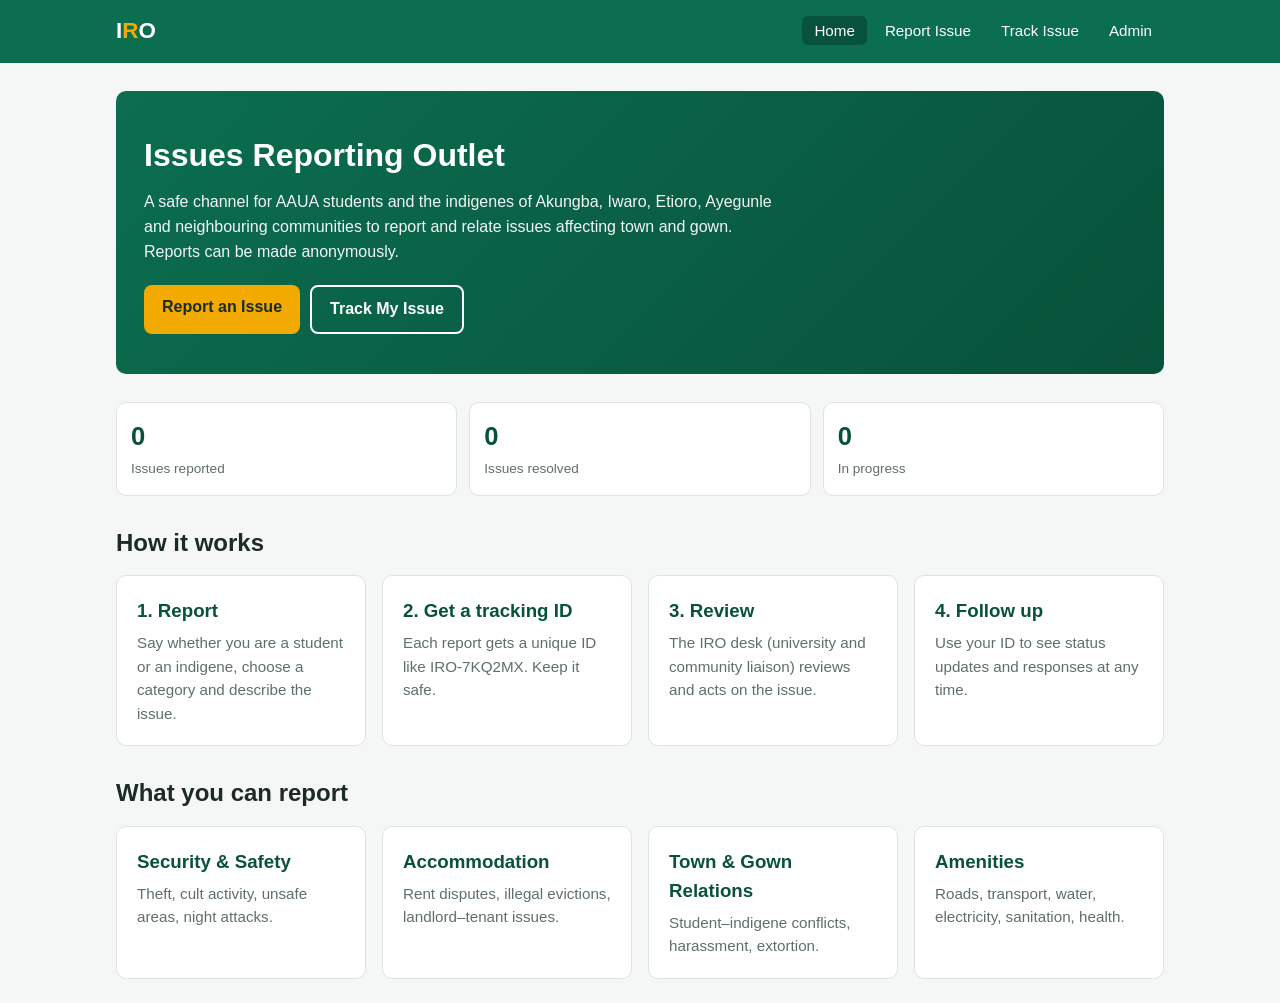
<file: index.html>
<!DOCTYPE html>
<html lang="en"><head><meta charset="UTF-8"><meta http-equiv="refresh" content="0; url=app/index.html"><title>IRO – Issues Reporting Outlet</title></head>
<body><a href="app/index.html">Open IRO</a></body></html>
</file>
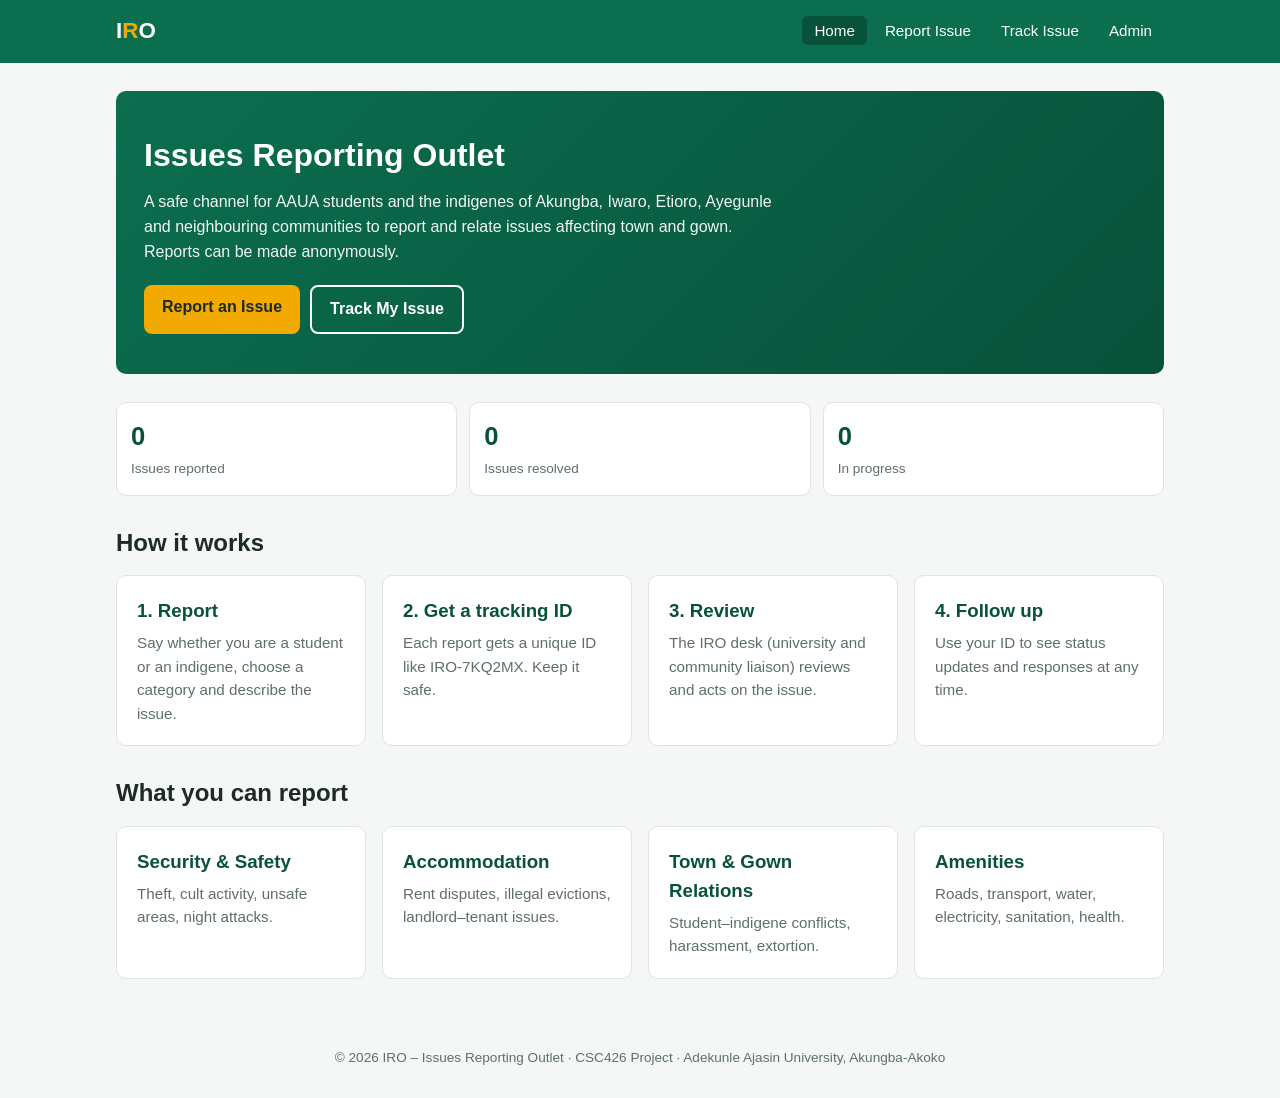
<file: app/index.html>
<!DOCTYPE html>
<html lang="en">
<head>
  <meta charset="UTF-8">
  <meta name="viewport" content="width=device-width, initial-scale=1.0">
  <title>IRO – Issues Reporting Outlet</title>
  <link rel="stylesheet" href="assets/style.css">
</head>
<body>
  <header>
    <nav class="nav">
      <a class="brand" href="index.html">I<span>R</span>O</a>
      <ul>
        <li><a href="index.html" class="active">Home</a></li>
        <li><a href="report.html">Report Issue</a></li>
        <li><a href="track.html">Track Issue</a></li>
        <li><a href="admin.html">Admin</a></li>
      </ul>
    </nav>
  </header>

  <main>
    <section class="hero">
      <h1>Issues Reporting Outlet</h1>
      <p>A safe channel for AAUA students and the indigenes of Akungba, Iwaro, Etioro, Ayegunle
        and neighbouring communities to report and relate issues affecting town and gown.
        Reports can be made anonymously.</p>
      <div class="actions">
        <a class="btn btn-primary" href="report.html">Report an Issue</a>
        <a class="btn btn-outline" href="track.html">Track My Issue</a>
      </div>
    </section>

    <div class="stats" id="homeStats"></div>

    <h2 class="section">How it works</h2>
    <div class="grid">
      <div class="card"><h3>1. Report</h3><p>Say whether you are a student or an indigene, choose a category and describe the issue.</p></div>
      <div class="card"><h3>2. Get a tracking ID</h3><p>Each report gets a unique ID like IRO-7KQ2MX. Keep it safe.</p></div>
      <div class="card"><h3>3. Review</h3><p>The IRO desk (university and community liaison) reviews and acts on the issue.</p></div>
      <div class="card"><h3>4. Follow up</h3><p>Use your ID to see status updates and responses at any time.</p></div>
    </div>

    <h2 class="section">What you can report</h2>
    <div class="grid">
      <div class="card"><h3>Security &amp; Safety</h3><p>Theft, cult activity, unsafe areas, night attacks.</p></div>
      <div class="card"><h3>Accommodation</h3><p>Rent disputes, illegal evictions, landlord–tenant issues.</p></div>
      <div class="card"><h3>Town &amp; Gown Relations</h3><p>Student–indigene conflicts, harassment, extortion.</p></div>
      <div class="card"><h3>Amenities</h3><p>Roads, transport, water, electricity, sanitation, health.</p></div>
    </div>
  </main>

  <footer>&copy; 2026 IRO – Issues Reporting Outlet · CSC426 Project · Adekunle Ajasin University, Akungba-Akoko</footer>
  <script src="assets/app.js"></script>
</body>
</html>
</file>
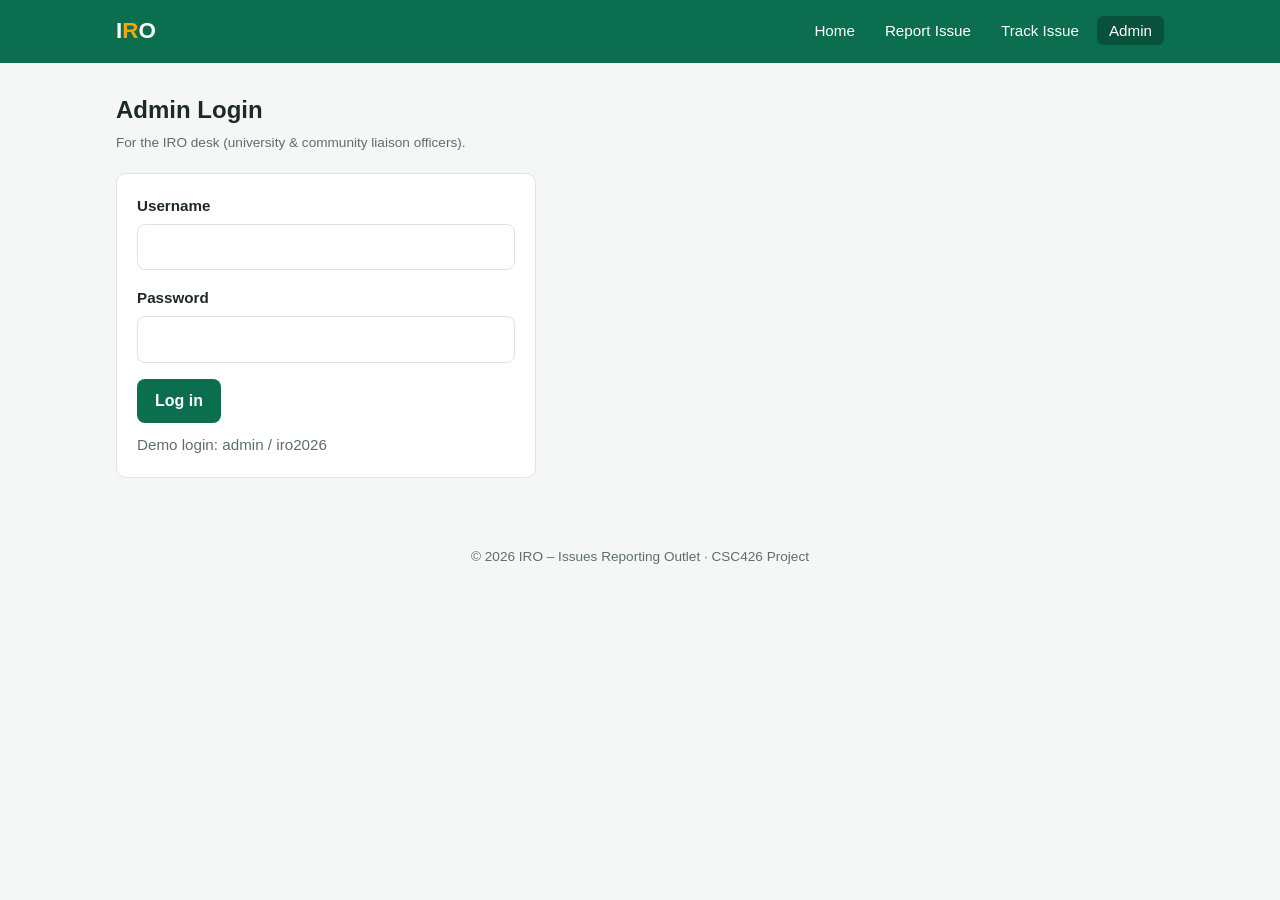
<file: app/admin.html>
<!DOCTYPE html>
<html lang="en">
<head>
  <meta charset="UTF-8">
  <meta name="viewport" content="width=device-width, initial-scale=1.0">
  <title>Admin Dashboard – IRO</title>
  <link rel="stylesheet" href="assets/style.css">
</head>
<body>
  <header>
    <nav class="nav">
      <a class="brand" href="index.html">I<span>R</span>O</a>
      <ul>
        <li><a href="index.html">Home</a></li>
        <li><a href="report.html">Report Issue</a></li>
        <li><a href="track.html">Track Issue</a></li>
        <li><a href="admin.html" class="active">Admin</a></li>
      </ul>
    </nav>
  </header>

  <main>
    <!-- Login -->
    <section id="loginSection">
      <h1>Admin Login</h1>
      <p class="hint" style="margin-bottom:20px">For the IRO desk (university &amp; community liaison officers).</p>
      <div id="loginMessage" class="hidden"></div>
      <form id="loginForm" class="card" style="max-width:420px">
        <div class="field">
          <label for="username">Username</label>
          <input id="username" type="text" required>
        </div>
        <div class="field">
          <label for="password">Password</label>
          <input id="password" type="password" required>
        </div>
        <button type="submit" class="btn btn-green">Log in</button>
        <p class="hint" style="margin-top:10px">Demo login: admin / iro2026</p>
      </form>
    </section>

    <!-- Dashboard -->
    <section id="dashboard" class="hidden">
      <div style="display:flex;justify-content:space-between;align-items:center;flex-wrap:wrap;gap:10px;margin-bottom:16px">
        <h1>Issues Dashboard</h1>
        <button id="logoutBtn" class="btn btn-danger btn-sm">Log out</button>
      </div>

      <div class="stats" id="stats"></div>

      <div class="filters">
        <select id="fStatus"></select>
        <select id="fType"></select>
        <select id="fCategory"></select>
        <input id="fSearch" type="search" placeholder="Search title, ID…">
      </div>

      <div class="table-wrap">
        <table>
          <thead>
            <tr><th>ID</th><th>Issue</th><th>Reporter</th><th>Category</th><th>Priority</th><th>Status</th><th>Action</th></tr>
          </thead>
          <tbody id="issueRows"></tbody>
        </table>
      </div>
    </section>
  </main>

  <footer>&copy; 2026 IRO – Issues Reporting Outlet · CSC426 Project</footer>
  <script src="assets/app.js"></script>
</body>
</html>
</file>
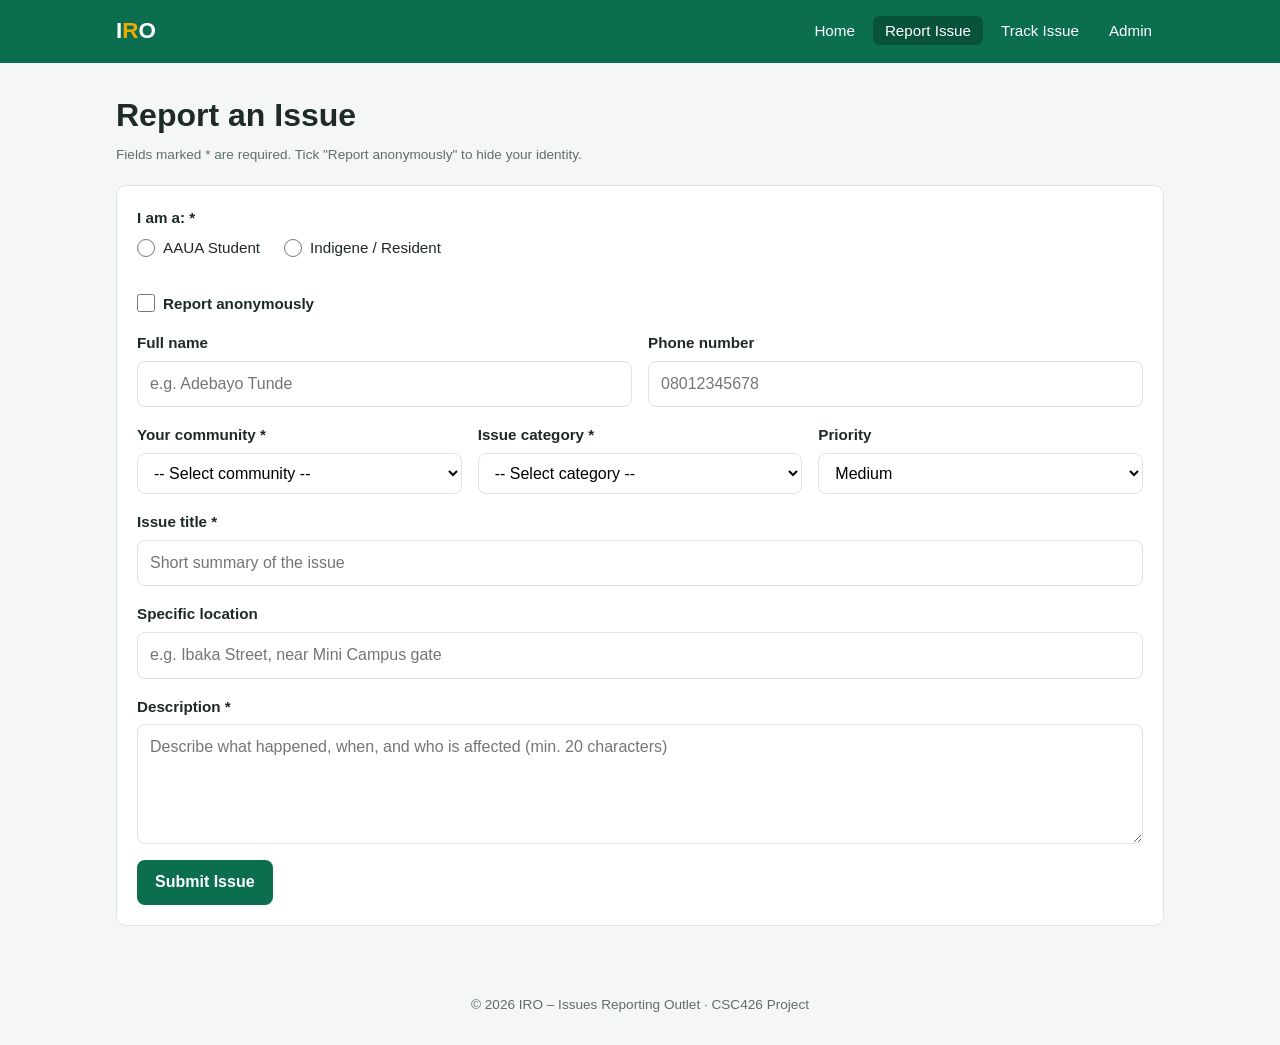
<file: app/report.html>
<!DOCTYPE html>
<html lang="en">
<head>
  <meta charset="UTF-8">
  <meta name="viewport" content="width=device-width, initial-scale=1.0">
  <title>Report an Issue – IRO</title>
  <link rel="stylesheet" href="assets/style.css">
</head>
<body>
  <header>
    <nav class="nav">
      <a class="brand" href="index.html">I<span>R</span>O</a>
      <ul>
        <li><a href="index.html">Home</a></li>
        <li><a href="report.html" class="active">Report Issue</a></li>
        <li><a href="track.html">Track Issue</a></li>
        <li><a href="admin.html">Admin</a></li>
      </ul>
    </nav>
  </header>

  <main>
    <h1>Report an Issue</h1>
    <p class="hint" style="margin-bottom:20px">Fields marked * are required. Tick "Report anonymously" to hide your identity.</p>

    <div id="formMessage" class="hidden"></div>

    <form id="reportForm" class="card" novalidate>
      <div class="field">
        <label>I am a: *</label>
        <div class="check">
          <input type="radio" id="typeStudent" name="reporterType" value="Student">
          <label for="typeStudent" style="margin:0;font-weight:400">AAUA Student</label>
          <input type="radio" id="typeIndigene" name="reporterType" value="Indigene" style="margin-left:16px">
          <label for="typeIndigene" style="margin:0;font-weight:400">Indigene / Resident</label>
        </div>
      </div>

      <div class="check">
        <input type="checkbox" id="anonymous">
        <label for="anonymous" style="margin:0">Report anonymously</label>
      </div>

      <div id="identityFields" class="row">
        <div class="field">
          <label for="name">Full name</label>
          <input id="name" type="text" placeholder="e.g. Adebayo Tunde">
        </div>
        <div class="field">
          <label for="phone">Phone number</label>
          <input id="phone" type="tel" placeholder="08012345678">
        </div>
      </div>

      <div id="studentFields" class="row hidden">
        <div class="field">
          <label for="matricNo">Matric number (optional)</label>
          <input id="matricNo" type="text" placeholder="e.g. 220403XXX">
        </div>
      </div>

      <div class="row">
        <div class="field">
          <label for="community" id="communityLabel">Your community *</label>
          <select id="community"></select>
        </div>
        <div class="field">
          <label for="category">Issue category *</label>
          <select id="category"></select>
        </div>
        <div class="field">
          <label for="priority">Priority</label>
          <select id="priority"></select>
        </div>
      </div>

      <div class="field">
        <label for="title">Issue title *</label>
        <input id="title" type="text" maxlength="100" placeholder="Short summary of the issue">
      </div>

      <div class="field">
        <label for="location">Specific location</label>
        <input id="location" type="text" placeholder="e.g. Ibaka Street, near Mini Campus gate">
      </div>

      <div class="field">
        <label for="description">Description *</label>
        <textarea id="description" placeholder="Describe what happened, when, and who is affected (min. 20 characters)"></textarea>
      </div>

      <button type="submit" class="btn btn-green">Submit Issue</button>
    </form>
  </main>

  <footer>&copy; 2026 IRO – Issues Reporting Outlet · CSC426 Project</footer>
  <script src="assets/app.js"></script>
</body>
</html>
</file>
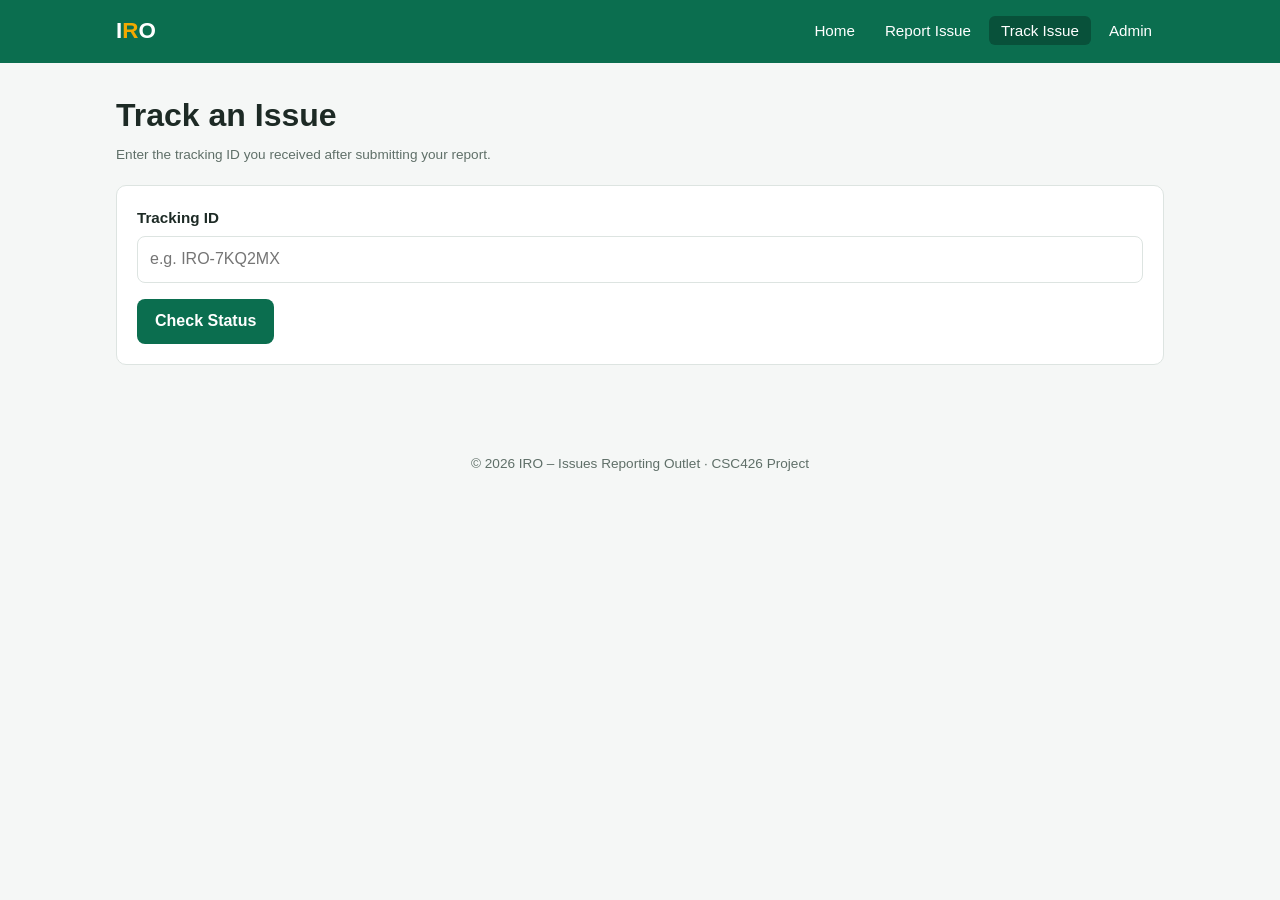
<file: app/track.html>
<!DOCTYPE html>
<html lang="en">
<head>
  <meta charset="UTF-8">
  <meta name="viewport" content="width=device-width, initial-scale=1.0">
  <title>Track an Issue – IRO</title>
  <link rel="stylesheet" href="assets/style.css">
</head>
<body>
  <header>
    <nav class="nav">
      <a class="brand" href="index.html">I<span>R</span>O</a>
      <ul>
        <li><a href="index.html">Home</a></li>
        <li><a href="report.html">Report Issue</a></li>
        <li><a href="track.html" class="active">Track Issue</a></li>
        <li><a href="admin.html">Admin</a></li>
      </ul>
    </nav>
  </header>

  <main>
    <h1>Track an Issue</h1>
    <p class="hint" style="margin-bottom:20px">Enter the tracking ID you received after submitting your report.</p>

    <form id="trackForm" class="card" style="margin-bottom:20px">
      <div class="field">
        <label for="trackId">Tracking ID</label>
        <input id="trackId" type="text" placeholder="e.g. IRO-7KQ2MX" required>
      </div>
      <button type="submit" class="btn btn-green">Check Status</button>
    </form>

    <div id="trackResult"></div>
  </main>

  <footer>&copy; 2026 IRO – Issues Reporting Outlet · CSC426 Project</footer>
  <script src="assets/app.js"></script>
</body>
</html>
</file>
<file: app/assets/style.css>
/* IRO – Issues Reporting Outlet | Stylesheet */
:root {
  --green: #0b6e4f;
  --green-dark: #08513a;
  --gold: #f2a900;
  --bg: #f5f7f6;
  --card: #ffffff;
  --text: #1d2a25;
  --muted: #5f6f68;
  --border: #dde4e1;
  --danger: #c0392b;
  --radius: 10px;
}

* { box-sizing: border-box; margin: 0; padding: 0; }

body {
  font-family: "Segoe UI", Roboto, Arial, sans-serif;
  background: var(--bg);
  color: var(--text);
  line-height: 1.55;
}

a { color: var(--green); }

/* ---------- Header / Nav ---------- */
header {
  background: var(--green);
  color: #fff;
}
.nav {
  max-width: 1080px;
  margin: 0 auto;
  padding: 14px 16px;
  display: flex;
  align-items: center;
  justify-content: space-between;
  flex-wrap: wrap;
  gap: 10px;
}
.brand { font-size: 1.4rem; font-weight: 700; color: #fff; text-decoration: none; }
.brand span { color: var(--gold); }
.nav ul { list-style: none; display: flex; gap: 6px; flex-wrap: wrap; }
.nav ul a {
  color: #fff; text-decoration: none; padding: 6px 12px; border-radius: 6px; font-size: .95rem;
}
.nav ul a:hover, .nav ul a.active { background: var(--green-dark); }

/* ---------- Layout ---------- */
main { max-width: 1080px; margin: 0 auto; padding: 28px 16px 48px; }
.hero {
  background: linear-gradient(135deg, var(--green), var(--green-dark));
  color: #fff; border-radius: var(--radius); padding: 40px 28px; margin-bottom: 28px;
}
.hero h1 { font-size: 2rem; margin-bottom: 10px; }
.hero p { max-width: 640px; opacity: .95; }
.hero .actions { margin-top: 20px; display: flex; gap: 10px; flex-wrap: wrap; }

.grid { display: grid; gap: 16px; grid-template-columns: repeat(auto-fit, minmax(220px, 1fr)); }
.card {
  background: var(--card); border: 1px solid var(--border); border-radius: var(--radius); padding: 20px;
}
.card h3 { margin-bottom: 6px; color: var(--green-dark); }
.card p { color: var(--muted); font-size: .95rem; }
h2.section { margin: 28px 0 14px; }

/* ---------- Forms ---------- */
form .row { display: grid; gap: 16px; grid-template-columns: repeat(auto-fit, minmax(240px, 1fr)); }
.field { display: flex; flex-direction: column; margin-bottom: 16px; }
label { font-weight: 600; margin-bottom: 6px; font-size: .95rem; }
input, select, textarea {
  padding: 10px 12px; border: 1px solid var(--border); border-radius: 8px; font: inherit; background: #fff;
}
input:focus, select:focus, textarea:focus { outline: 2px solid var(--gold); border-color: var(--gold); }
textarea { min-height: 120px; resize: vertical; }
.check { display: flex; align-items: center; gap: 8px; margin-bottom: 16px; }
.check input { width: 18px; height: 18px; }
.hint { color: var(--muted); font-size: .85rem; margin-top: 4px; }
.hidden { display: none !important; }

.btn {
  display: inline-block; padding: 10px 18px; border-radius: 8px; border: none; cursor: pointer;
  font: inherit; font-weight: 600; text-decoration: none; text-align: center;
}
.btn-primary { background: var(--gold); color: #1d2a25; }
.btn-primary:hover { filter: brightness(.95); }
.btn-outline { background: transparent; border: 2px solid #fff; color: #fff; }
.btn-green { background: var(--green); color: #fff; }
.btn-danger { background: var(--danger); color: #fff; }
.btn-sm { padding: 6px 10px; font-size: .85rem; }

.alert { padding: 14px 16px; border-radius: 8px; margin-bottom: 16px; }
.alert-success { background: #e3f4ec; border: 1px solid #9fd5bd; }
.alert-error { background: #fbe9e7; border: 1px solid #efb1a8; }
.tracking-id { font-family: monospace; font-size: 1.3rem; font-weight: 700; color: var(--green-dark); }

/* ---------- Tables / Status ---------- */
.table-wrap { overflow-x: auto; }
table { width: 100%; border-collapse: collapse; background: #fff; font-size: .92rem; }
th, td { padding: 10px; border-bottom: 1px solid var(--border); text-align: left; vertical-align: top; }
th { background: #eef3f1; }
.badge { padding: 3px 9px; border-radius: 20px; font-size: .78rem; font-weight: 700; white-space: nowrap; }
.s-Pending { background: #fff3cd; color: #7a5c00; }
.s-Under-Review { background: #dbeafe; color: #1e40af; }
.s-Resolved { background: #dcfce7; color: #166534; }
.s-Rejected { background: #fee2e2; color: #991b1b; }
.p-Urgent { color: var(--danger); font-weight: 700; }

.stats { display: grid; gap: 12px; grid-template-columns: repeat(auto-fit, minmax(140px, 1fr)); margin-bottom: 20px; }
.stat { background: #fff; border: 1px solid var(--border); border-radius: var(--radius); padding: 14px; }
.stat b { display: block; font-size: 1.6rem; color: var(--green-dark); }
.stat span { color: var(--muted); font-size: .85rem; }

.filters { display: flex; gap: 10px; flex-wrap: wrap; margin-bottom: 14px; }
.filters select, .filters input { min-width: 150px; }

.timeline { list-style: none; border-left: 3px solid var(--green); padding-left: 16px; margin-top: 12px; }
.timeline li { margin-bottom: 10px; }
.timeline small { color: var(--muted); }

footer { text-align: center; color: var(--muted); font-size: .85rem; padding: 20px 16px 30px; }

@media (max-width: 600px) {
  .hero h1 { font-size: 1.5rem; }
  .hero { padding: 28px 18px; }
}
</file>
